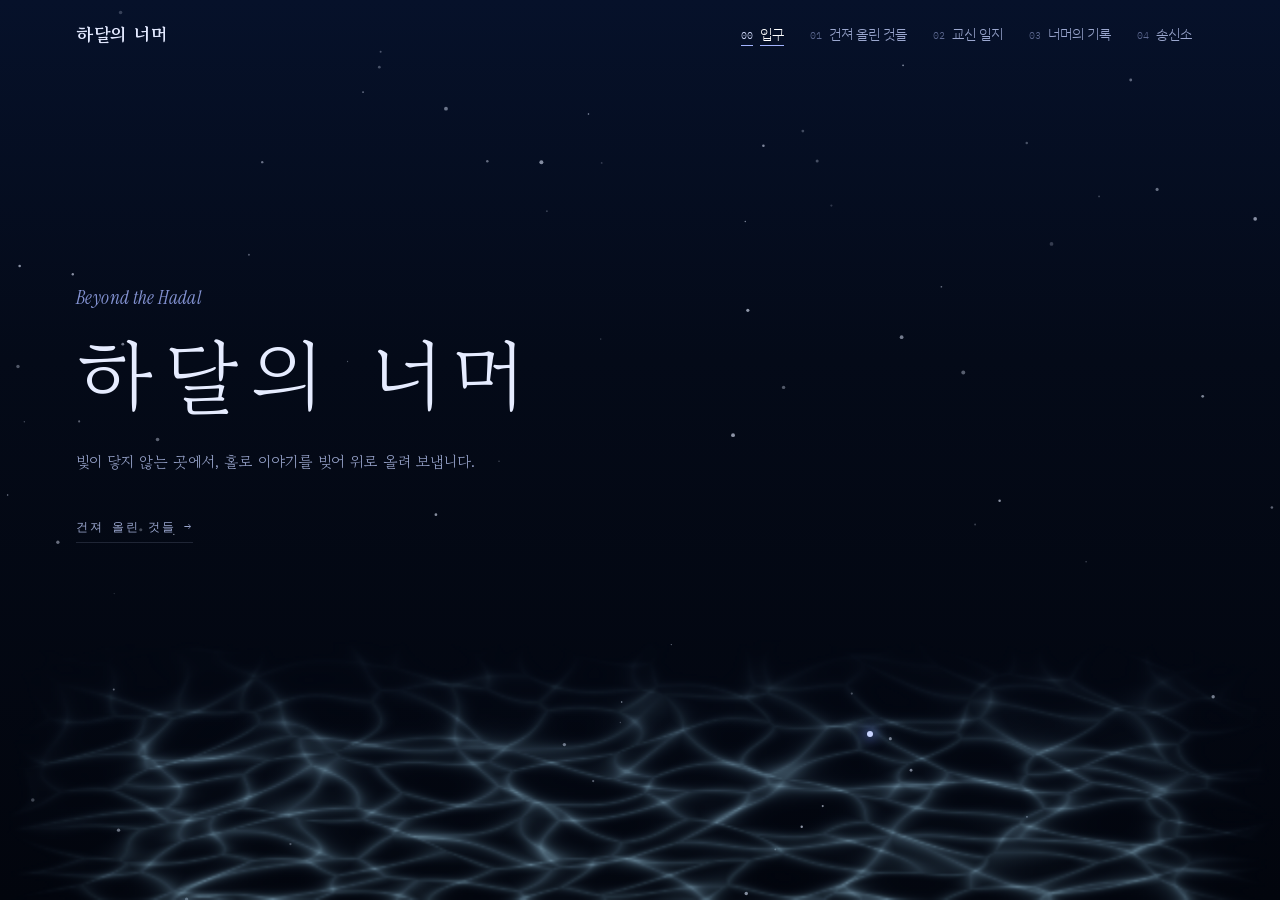
<file: index.html>
<!DOCTYPE html>
<html lang="ko">
<head>
<meta charset="utf-8">
<meta name="viewport" content="width=device-width, initial-scale=1">
<title>하달의 너머</title>
<meta name="description" content="하달 너머에서 건져 올려 빚은 이야기를, 신호에 실어 지상으로 보내는 곳.">
<meta property="og:title" content="하달의 너머">
<meta property="og:description" content="하달 너머에서 건져 올려 빚은 이야기를, 신호에 실어 지상으로 보내는 곳.">
<meta property="og:type" content="website">
<meta property="og:url" content="https://beyond-the-hadal.pages.dev/">
<meta property="og:site_name" content="하달의 너머">
<meta property="og:image" content="https://beyond-the-hadal.pages.dev/images/og.jpg">
<meta property="og:image:width" content="1200">
<meta property="og:image:height" content="630">
<meta property="og:image:alt" content="깊은 바다 속, 빛나는 틈을 향해 손을 뻗는 해파리 모자의 존재">
<meta name="twitter:card" content="summary_large_image">
<meta name="twitter:title" content="하달의 너머">
<meta name="twitter:description" content="하달 너머에서 건져 올려 빚은 이야기를, 신호에 실어 지상으로 보내는 곳.">
<meta name="twitter:image" content="https://beyond-the-hadal.pages.dev/images/og.jpg">
<meta name="theme-color" content="#040A18">
<link rel="icon" href="data:image/svg+xml,%3Csvg xmlns='http://www.w3.org/2000/svg' viewBox='0 0 64 64'%3E%3Crect width='64' height='64' fill='%23040A18'/%3E%3Ccircle cx='32' cy='32' r='22' fill='none' stroke='%234865FF' stroke-width='2'/%3E%3Ccircle cx='32' cy='32' r='12' fill='none' stroke='%234865FF' stroke-width='2' stroke-dasharray='3 3'/%3E%3Ccircle cx='32' cy='32' r='4' fill='%234865FF'/%3E%3C/svg%3E">
<link rel="preconnect" href="https://fonts.googleapis.com">
<link rel="preconnect" href="https://fonts.gstatic.com" crossorigin>
<link rel="stylesheet" href="https://fonts.googleapis.com/css2?family=Gowun+Batang:wght@400;700&family=Instrument+Serif:ital@0;1&family=IBM+Plex+Mono:wght@400;500&family=IBM+Plex+Sans+KR:wght@300;400;500&display=swap">
<link rel="stylesheet" href="assets/style.css">
</head>
<body class="booting">

<canvas id="drift" aria-hidden="true"></canvas>

<header class="top">
  <div class="frame top-in">
    <a class="logo" href="#/">
      <b>하달의 너머</b>
    </a>
    <nav class="nav" id="nav" aria-label="채널"></nav>
  </div>
</header>

<main id="view" tabindex="-1"></main>

<footer class="foot" id="foot">
  <div class="frame foot-in">
    <div class="foot-l">
      <b>하달의 너머</b>
      <span id="footLine"></span>
    </div>
    <div class="foot-r" id="footLinks"></div>
  </div>
</footer>

<script src="assets/app.js" defer></script>
</body>
</html>
</file>
<file: assets/style.css>
/* =========================================================
   하달의 너머 — 송신 문서
   지상에서 받아 본 하달의 송신 문서. 종이 위에는 파란 잉크의 선과 기호,
   맨 아래에는 늘 바다가 일렁인다.
   ========================================================= */
:root{
  --paper:#040A18;      /* 바탕: 심해 */
  --paper-2:#0A1430;    /* 한 층 밝은 판 */
  --grid:rgba(90,125,255,.06);
  --ink:#E3E9FF;
  --ink-2:#9BA7CF;
  --ink-3:#5E6A92;
  --line:rgba(206,218,255,.62);
  --line-2:rgba(206,218,255,.14);
  --blue:#4865FF;
  --blue-d:#1C32C4;
  --blue-l:#A3B4FF;
  --kr-serif:"Gowun Batang","Nanum Myeongjo",Batang,serif;
  --en-serif:"Instrument Serif","Times New Roman",serif;
  --mono:"IBM Plex Mono",ui-monospace,Consolas,monospace;
  --sans:"IBM Plex Sans KR","Apple SD Gothic Neo","Malgun Gothic",sans-serif;
  --gut:clamp(18px,4.4vw,56px);
}
*{box-sizing:border-box}
[hidden]{display:none!important}
html{-webkit-text-size-adjust:100%;background:#040A18;color-scheme:dark}
body{
  margin:0;min-height:100vh;display:flex;flex-direction:column;color:var(--ink);
  font-family:var(--sans);font-weight:300;font-size:15px;line-height:1.8;-webkit-font-smoothing:antialiased;
  background:
    linear-gradient(var(--grid) 1px,transparent 1px) 0 0/28px 28px,
    linear-gradient(90deg,var(--grid) 1px,transparent 1px) 0 0/28px 28px,
    radial-gradient(80% 50% at 50% -10%,rgba(60,90,220,.28),transparent 70%),
    linear-gradient(180deg,#071433 0%,#040A18 45%,#02050D 100%);
  background-attachment:fixed;
}
a{color:inherit}
img{display:block;max-width:100%}
::selection{background:var(--blue);color:#fff}
:focus-visible{outline:1px dashed var(--blue);outline-offset:4px}
main{flex:1 0 auto;outline:none;position:relative;z-index:2}
main:focus,main:focus-visible{outline:none}
.frame{width:100%;max-width:1240px;margin:0 auto;padding:0 var(--gut)}
#drift{position:fixed;inset:0;z-index:1;pointer-events:none}
.still .sea{z-index:0}

/* 작은 활자 */
.mono{font-family:var(--mono)}
.tiny{font-family:var(--mono);font-size:.68rem;letter-spacing:.04em;color:var(--ink-3)}
.br::before{content:"( "}.br::after{content:" )"}
.sq::before{content:"[ "}.sq::after{content:" ]"}
.blue{color:var(--blue)}

/* 십자 맞춤표 */
.cross{position:absolute;width:22px;height:22px;pointer-events:none}
.cross::before,.cross::after{content:"";position:absolute;background:var(--ink)}
.cross::before{left:50%;top:0;bottom:0;width:1px}
.cross::after{top:50%;left:0;right:0;height:1px}
.cross i{position:absolute;inset:5px;border:1px solid var(--ink);border-radius:50%}

/* 네모난 단추 — 상자가 필요할 때만 */
.cmd{
  display:inline-flex;align-items:center;gap:12px;text-decoration:none;cursor:var(--cp,pointer);
  font-family:var(--mono);font-size:.8rem;letter-spacing:.06em;padding:10px 16px;
  background:var(--blue);color:#fff;border:1px solid var(--blue);transition:background .2s,color .2s;
}
.cmd::after{content:"→"}
.cmd:hover{background:var(--ink);border-color:var(--ink)}
.cmd.line{background:transparent;color:var(--ink);border-color:var(--ink)}
.cmd.line:hover{background:var(--ink);color:var(--paper)}
.cmd.white{background:#fff;color:var(--blue-d);border-color:#fff}
.cmd.white:hover{background:transparent;color:#fff}

/* ---------- 머리 ---------- */
.top{position:relative;z-index:5;border-bottom:1px solid var(--line)}
.top::after{content:"";position:absolute;left:0;bottom:-5px;width:120px;height:4px;background:var(--blue)}
.top-in{display:flex;align-items:center;gap:20px 40px;flex-wrap:wrap;padding-top:16px;padding-bottom:14px}
.logo{display:flex;align-items:baseline;gap:12px;text-decoration:none}
.logo b{font-family:var(--kr-serif);font-weight:700;font-size:1.12rem;letter-spacing:.04em}
.logo span{font-family:var(--en-serif);font-style:italic;font-size:1rem;color:var(--blue)}
.nav{display:flex;flex-wrap:wrap;gap:2px;margin-left:auto}
.nav a{
  display:inline-flex;align-items:baseline;gap:7px;padding:5px 11px;text-decoration:none;
  font-size:.86rem;color:var(--ink-2);border:1px solid transparent;transition:color .2s,border-color .2s;
}
.nav a em{font-style:normal;font-family:var(--mono);font-size:.64rem;color:var(--ink-3)}
.nav a:hover{color:var(--ink);border-color:var(--line-2)}
.nav a.on{background:var(--blue);color:#fff;border-color:var(--blue)}
.nav a.on em{color:#D6DEFF}
.sig{display:flex;align-items:center;gap:3px;font-family:var(--mono);font-size:.62rem;color:var(--ink-3)}
.sig span{margin-right:5px}
.sig i{width:4px;height:11px;border:1px solid var(--ink-3)}
.sig i.on{background:var(--blue);border-color:var(--blue)}

/* ---------- 입구: 심해 · 고독 · 고요 ---------- */
body.is-home{overflow:hidden;height:100vh;height:100dvh;background:linear-gradient(180deg,#06112A 0%,#040A18 40%,#02050D 100%)}
body.is-home .foot{display:none}
body.is-home .top{border-bottom-color:transparent}
body.is-home .top::after{display:none}
body.is-home .nav a.on{background:transparent;border-color:transparent;color:#fff;text-decoration:underline;text-underline-offset:6px;text-decoration-color:var(--blue-l)}
body.is-home main{display:flex;flex-direction:column;flex:1 1 auto;min-height:0}
.still{position:relative;flex:1 1 auto;min-height:0;overflow:hidden}
.still .sea{position:absolute;left:0;right:0;bottom:0;width:100%;display:block}
/* 홀로 있는 신호 하나 */
.lone{position:absolute;left:68%;top:80%;width:0;height:0;z-index:2}
.lone b{position:absolute;left:-3px;top:-3px;width:6px;height:6px;border-radius:50%;background:#C9D4FF;box-shadow:0 0 12px 3px rgba(120,150,255,.55);animation:breath 6s ease-in-out infinite}
.lone i{position:absolute;left:-160px;top:-160px;width:320px;height:320px;border-radius:50%;border:1px solid rgba(160,180,255,.5);opacity:0;animation:lone 8s cubic-bezier(.15,.5,.3,1) infinite}
.lone i+i{animation-delay:4s}
@keyframes lone{0%{transform:scale(.02);opacity:.7}100%{transform:scale(1);opacity:0}}
@keyframes breath{0%,100%{opacity:.55}50%{opacity:1}}

.still-in{position:relative;z-index:3;height:100%;display:flex;flex-direction:column;justify-content:center;padding-bottom:16vh}
.still-en{margin:0 0 14px;font-family:var(--en-serif);font-style:italic;font-size:clamp(1rem,1.5vw,1.25rem);color:var(--blue-l);opacity:.8;letter-spacing:.02em}
.still h1{margin:0;font-family:var(--kr-serif);font-weight:400;font-size:clamp(2.6rem,6.4vw,5.4rem);line-height:1.1;letter-spacing:.14em;color:#E6ECFF;
  animation:emerge 3.2s cubic-bezier(.2,.7,.2,1) both}
@keyframes emerge{from{opacity:0;letter-spacing:.3em}to{opacity:1;letter-spacing:.14em}}
.still-line{margin:26px 0 0;max-width:30em;font-family:var(--kr-serif);font-weight:400;font-size:clamp(.9rem,1.2vw,1rem);line-height:2;color:var(--ink-2);animation:fadein 3s ease 1.2s both}
.still-go{align-self:flex-start;margin-top:40px;font-family:var(--mono);font-size:.74rem;letter-spacing:.14em;color:var(--ink-2);text-decoration:none;padding-bottom:4px;border-bottom:1px solid var(--line-2);transition:color .3s,border-color .3s;animation:fadein 3s ease 2s both}
.still-go::after{content:"  →"}
.still-go:hover{color:#fff;border-bottom-color:var(--blue-l)}
@keyframes fadein{from{opacity:0}to{opacity:1}}
@media (max-width:720px){
  .lone{left:74%;top:82%}
  .still-in{padding-bottom:24vh}
}

/* ---------- 홈 아래 ---------- */
.sec{padding:74px 0 0}
.sec-h{display:grid;grid-template-columns:auto 1fr auto;align-items:end;gap:18px;padding-bottom:12px;border-bottom:1px solid var(--line)}
.sec-h .no{font-family:var(--mono);font-size:.7rem;color:var(--blue)}
.sec-h h2{margin:0;font-family:var(--kr-serif);font-weight:500;font-size:clamp(1.5rem,3vw,2.1rem);line-height:1.1}
.sec-h h2 i{font-family:var(--en-serif);font-weight:400;color:var(--blue);margin-left:10px;font-size:.82em}
.sec-h .tiny{justify-self:end}

.tracks{list-style:none;margin:0;padding:0;display:grid;grid-template-columns:1fr 1fr;column-gap:0}
.tracks li{border-bottom:1px solid var(--line-2)}
.tracks li:nth-child(odd){border-right:1px solid var(--line-2)}
.tracks a{display:grid;grid-template-columns:auto 1fr auto;gap:14px;align-items:baseline;padding:16px 18px;text-decoration:none;position:relative;transition:background .2s,color .2s}
.tracks li:nth-child(odd) a{padding-left:0}
.tracks .k{font-family:var(--mono);font-size:.72rem;color:var(--blue)}
.tracks b{font-family:var(--kr-serif);font-weight:500;font-size:1.08rem;white-space:nowrap;overflow:hidden;text-overflow:ellipsis}
.tracks b small{font-family:var(--sans);font-weight:300;font-size:.78rem;color:var(--ink-3);margin-left:10px}
.tracks .dt{font-family:var(--mono);font-size:.7rem;color:var(--ink-3)}
.tracks a:hover b{color:var(--blue)}
.tracks a:hover .dt{color:var(--ink)}
.more{display:flex;justify-content:flex-end;padding-top:16px}

.chs{display:grid;grid-template-columns:repeat(4,1fr);border-left:1px solid var(--line)}
.chs a{border-right:1px solid var(--line);border-bottom:1px solid var(--line);padding:18px 18px 22px;text-decoration:none;display:flex;flex-direction:column;gap:6px;min-height:200px;position:relative;transition:background .25s,color .25s}
.chs a .n{font-family:var(--en-serif);font-size:3.4rem;line-height:1;color:var(--blue)}
.chs a b{font-family:var(--kr-serif);font-weight:500;font-size:1.15rem;margin-top:auto}
.chs a span{font-size:.82rem;color:var(--ink-2);line-height:1.7}
.chs a::after{content:"→";position:absolute;right:16px;top:18px;font-family:var(--mono);font-size:.8rem;color:var(--ink-3);transition:transform .25s,color .25s}
.chs a:hover{background:var(--blue);color:#fff}
.chs a:hover .n{color:#fff}
.chs a:hover span{color:#DCE3FF}
.chs a:hover::after{color:#fff;transform:translateX(4px)}
.home-end{height:110px}

/* ---------- 건져 올린 것들 ---------- */
.phead{position:relative;padding:54px 0 26px;display:grid;grid-template-columns:auto minmax(0,1fr) minmax(0,340px);gap:10px 30px;align-items:end;border-bottom:1px solid var(--line)}
.phead .big{font-family:var(--en-serif);font-size:clamp(5rem,12vw,9rem);line-height:.8;color:var(--blue)}
.phead h1{margin:0;font-family:var(--kr-serif);font-weight:700;font-size:clamp(2.2rem,5.4vw,4rem);line-height:1.05;letter-spacing:-.01em}
.phead h1 i{display:block;font-family:var(--en-serif);font-weight:400;font-size:.46em;color:var(--blue);margin-top:8px}
.phead p{margin:0;font-size:.88rem;line-height:1.95;color:var(--ink-2)}
.phead .tiny{position:absolute;right:0;top:22px}

.tune{display:flex;flex-wrap:wrap;align-items:center;gap:12px 26px;padding:16px 0;border-bottom:1px solid var(--line-2)}
.tune label{display:flex;align-items:baseline;gap:10px;flex:1 1 240px;font-family:var(--mono);font-size:.74rem;color:var(--ink-3)}
.tune input{flex:1;min-width:0;background:transparent;border:0;border-bottom:1px solid var(--line);padding:4px 2px;font:inherit;font-family:var(--sans);font-size:.9rem;color:var(--ink);outline:none}
.tune input:focus{border-bottom-color:var(--blue)}
.tune input::placeholder{color:var(--ink-3)}
.freq{display:flex;flex-wrap:wrap;gap:4px 6px}
.freq button{cursor:var(--cp,pointer);background:none;border:1px solid transparent;padding:3px 8px;font:inherit;font-family:var(--mono);font-size:.74rem;color:var(--ink-2)}
.freq button:hover{border-color:var(--line-2);color:var(--ink)}
.freq button.on{background:var(--blue);color:#fff}

.specimens{display:grid;grid-template-columns:repeat(auto-fill,minmax(250px,1fr));gap:34px 28px;padding:34px 0 110px}
.spec{text-decoration:none;display:flex;flex-direction:column;position:relative}
.spec .meta{display:flex;justify-content:space-between;align-items:center;padding:0 0 6px;font-family:var(--mono);font-size:.66rem;color:var(--ink-3)}
.spec .meta .st{color:var(--ink-2)}
.spec .meta .st.open{color:var(--blue)}
.spec .meta .st.hold{text-decoration:line-through}
.spec .pic{position:relative;aspect-ratio:4/5;border:1px solid var(--line);background:var(--blue);overflow:hidden}
.spec .pic img{width:100%;height:100%;object-fit:cover;filter:grayscale(1) contrast(1.15);mix-blend-mode:screen;transition:filter .5s,mix-blend-mode .5s}
.spec:hover .pic img{filter:none;mix-blend-mode:normal}
.nosig{
  position:absolute;inset:0;display:flex;align-items:flex-end;justify-content:space-between;padding:10px;
  background:radial-gradient(rgba(110,140,255,.3) 1px,transparent 1.5px) 0 0/8px 8px,var(--paper-2);
  color:var(--blue-l);font-family:var(--mono);font-size:.62rem;letter-spacing:.1em;
}
.nosig::before{
  content:"";position:absolute;left:50%;top:45%;width:52%;aspect-ratio:1;transform:translate(-50%,-50%);border-radius:50%;
  border:1px solid var(--blue);background:var(--paper-2);
  box-shadow:0 0 0 10px var(--paper-2),0 0 0 11px rgba(110,140,255,.45);
}
.nosig::after{content:"✦";position:absolute;left:50%;top:45%;transform:translate(-50%,-52%);font-size:1.4rem;color:var(--blue-l);font-family:var(--sans)}
.spec .pic:has(.nosig){background:var(--paper-2)}
.spec .flag{position:absolute;top:0;right:0;z-index:2;background:var(--blue);color:#fff;font-family:var(--mono);font-size:.62rem;padding:3px 7px}
.spec .flag.ex{left:0;right:auto;background:var(--paper);color:var(--ink);border-right:1px solid var(--line);border-bottom:1px solid var(--line)}
.spec h3{margin:14px 0 0;font-family:var(--kr-serif);font-weight:500;font-size:1.3rem;line-height:1.35;display:flex;align-items:baseline;gap:10px}
.spec h3::after{content:"";flex:1;height:1px;background:var(--line-2);transform-origin:left;transition:background .3s}
.spec:hover h3{color:var(--blue)}
.spec:hover h3::after{background:var(--blue)}
.spec p{margin:6px 0 0;font-size:.84rem;color:var(--ink-2);line-height:1.75}
.spec .tags{margin-top:8px;font-family:var(--mono);font-size:.66rem;color:var(--ink-3)}
.empty{padding:60px 0;font-family:var(--mono);font-size:.84rem;color:var(--ink-3)}
.notyet{padding:110px 0 150px;font-family:var(--mono);color:var(--ink-2);line-height:2.2}

/* ---------- 바닥 (바다) ---------- */
.foot{position:relative;z-index:2;margin-top:auto;color:var(--ink);border-top:1px solid var(--line-2)}
.foot-in{position:relative;z-index:2;display:flex;justify-content:space-between;align-items:center;gap:12px 40px;flex-wrap:wrap;padding-top:22px;padding-bottom:26px}
.foot-l b{font-family:var(--kr-serif);font-weight:700;font-size:.95rem;margin-right:12px}
.foot-l span{font-family:var(--mono);font-size:.68rem;color:var(--ink-3)}
.foot-r{display:flex;gap:10px;flex-wrap:wrap}
.foot-r a{font-family:var(--mono);font-size:.72rem;color:var(--ink-2);text-decoration:none;border-bottom:1px solid var(--line-2)}
.foot-r a:hover{color:#fff;border-bottom-color:var(--blue-l)}

/* ---------- 좁은 화면 ---------- */

/* =========================================================
   작품 · 인물
   ========================================================= */
.back{display:inline-block;margin-top:26px;font-family:var(--mono);font-size:.72rem;color:var(--ink-3);text-decoration:none;border-bottom:1px solid var(--line-2)}
.back:hover{color:var(--blue-l);border-bottom-color:var(--blue-l)}

/* 작품 머리 */
.whead{display:grid;grid-template-columns:minmax(0,1fr) 300px;gap:30px 50px;padding:30px 0 40px;border-bottom:1px solid var(--line)}
.whead .code{font-family:var(--mono);font-size:.72rem;color:var(--blue-l)}
.whead h1{margin:10px 0 0;font-family:var(--kr-serif);font-weight:700;font-size:clamp(2.4rem,6vw,4.6rem);line-height:1.05}
.whead .sub{margin:16px 0 0;max-width:36em;color:var(--ink-2);font-size:.95rem;line-height:1.9}
.whead .acts{display:flex;flex-wrap:wrap;gap:10px;margin-top:24px}
.whead .side{border-left:1px solid var(--line-2);padding-left:22px;font-family:var(--mono);font-size:.74rem;display:grid;align-content:start;gap:0}
.whead .side div{display:grid;grid-template-columns:80px 1fr;padding:7px 0;border-bottom:1px solid var(--line-2)}
.whead .side dt{color:var(--ink-3)}
.whead .side dd{margin:0;color:var(--ink);font-family:var(--sans)}

.roster{display:grid;grid-template-columns:repeat(auto-fill,minmax(190px,1fr));gap:0;border-left:1px solid var(--line-2);margin:0 0 20px}
.roster a{position:relative;display:block;aspect-ratio:3/4.4;border-right:1px solid var(--line-2);border-bottom:1px solid var(--line-2);overflow:hidden;text-decoration:none;background:var(--paper-2)}
.roster img{width:100%;height:100%;object-fit:cover;object-position:top;filter:grayscale(1) brightness(.75);transition:filter .5s,transform 1.2s cubic-bezier(.2,.7,.2,1)}
.roster a:hover img{filter:none;transform:scale(1.04)}
.roster .info{position:absolute;left:0;right:0;bottom:0;padding:40px 14px 14px;background:linear-gradient(180deg,transparent,rgba(4,10,24,.95))}
.roster .info em{display:block;font-style:normal;font-family:var(--mono);font-size:.64rem;color:var(--blue-l)}
.roster .info b{display:block;font-family:var(--kr-serif);font-weight:700;font-size:1.25rem;color:#fff}
.roster .info span{display:block;font-size:.76rem;color:var(--ink-2);line-height:1.6}
.roster a::after{content:"";position:absolute;left:0;top:0;width:0;height:3px;background:var(--blue);transition:width .4s}
.roster a:hover::after{width:100%}
.roster .ph{position:absolute;inset:0;background:radial-gradient(rgba(110,140,255,.22) 1px,transparent 1.5px) 0 0/8px 8px}
.roster .ph::before{content:"";position:absolute;left:50%;top:38%;width:44%;aspect-ratio:1/1.25;transform:translate(-50%,-50%);
  border:1px solid rgba(163,180,255,.45);border-radius:50% 50% 0 0;border-bottom:0}
.ws{padding:56px 0 0}
.prose{max-width:44em;color:#C9D2F0;font-size:.95rem;line-height:2}
.prose p{margin:0 0 1em}.prose p:last-child{margin:0}
.prose strong{color:#fff;font-weight:500}
.prose em{color:var(--blue-l)}
.prose blockquote{margin:0 0 1em;padding:4px 0 4px 18px;border-left:2px solid var(--blue);color:var(--ink-2);font-family:var(--kr-serif)}
.prose h4{margin:1.6em 0 .5em;font-family:var(--kr-serif);font-weight:700;font-size:1.08rem;color:#fff}
.prose ul{margin:0 0 1em;padding-left:1.1em}
.prose a{color:var(--blue-l)}
.opening{margin:0;padding:18px 22px;border:1px solid var(--line-2);border-left:3px solid var(--blue);background:rgba(10,20,48,.6);font-family:var(--kr-serif);font-size:1.02rem;line-height:2;color:#DCE3FF;max-width:46em}

/* ---------- 인물: 한 화면 + 탭 ---------- */
body.is-char{overflow:hidden;height:100vh;height:100dvh}
body.is-char main{display:flex;flex-direction:column;flex:1 1 auto;min-height:0}
body.is-char .foot{display:none}
.char{position:relative;flex:1 1 auto;min-height:0;overflow:hidden}
.char .ghost{
  position:absolute;left:-1vw;top:1vh;z-index:0;margin:0;white-space:nowrap;pointer-events:none;
  font-family:var(--en-serif);font-size:clamp(6rem,17vw,15rem);line-height:.9;color:transparent;
  -webkit-text-stroke:1px rgba(110,140,255,.2);
  animation:ghostIn 1.6s cubic-bezier(.2,.7,.2,1) both;
}
@keyframes ghostIn{from{opacity:0;transform:translateX(-60px)}to{opacity:1;transform:none}}
.char-in{position:relative;z-index:2;height:100%;display:grid;grid-template-columns:minmax(0,1.15fr) minmax(0,1fr)}

.art{position:relative;min-height:0;display:flex;align-items:flex-end;justify-content:center;overflow:hidden}
.art img{
  position:relative;z-index:2;height:100%;max-height:100%;width:100%;object-fit:contain;object-position:bottom center;
  -webkit-mask-image:linear-gradient(180deg,#000 74%,transparent 100%);mask-image:linear-gradient(180deg,#000 74%,transparent 100%);
  animation:artIn 1.4s cubic-bezier(.2,.7,.2,1) .15s both;
}
@keyframes artIn{from{opacity:0;transform:translateY(40px);filter:blur(10px)}to{opacity:1;transform:none;filter:blur(0)}}
.art .rings{position:absolute;left:50%;top:50%;width:min(600px,88%);aspect-ratio:1;transform:translate(-50%,-50%);z-index:1;pointer-events:none;animation:fadein 2s ease both}
.art .rings circle{fill:none;stroke:rgba(163,180,255,.2);stroke-width:.3}
.art .rings circle.d{stroke-dasharray:1 3;stroke:rgba(72,101,255,.55);transform-origin:50% 50%;animation:spin 60s linear infinite}
@keyframes spin{to{transform:rotate(360deg)}}
.art .noportrait{
  position:relative;z-index:2;width:min(360px,72%);aspect-ratio:3/4;margin-bottom:8%;
  border:1px solid var(--line-2);background:radial-gradient(rgba(110,140,255,.18) 1px,transparent 1.5px) 0 0/8px 8px,rgba(10,20,48,.55);
  display:flex;align-items:flex-end;justify-content:space-between;padding:12px;font-family:var(--mono);font-size:.66rem;color:var(--blue-l);
  animation:artIn 1.4s cubic-bezier(.2,.7,.2,1) .15s both;
}
.art .noportrait::before{content:"";position:absolute;left:50%;top:44%;width:46%;aspect-ratio:1/1.3;transform:translate(-50%,-50%);border:1px solid rgba(163,180,255,.5);border-radius:50% 50% 0 0;border-bottom:0}
.art .noportrait::after{content:"";position:absolute;left:50%;top:22%;width:20%;aspect-ratio:1;transform:translateX(-50%);border:1px solid rgba(163,180,255,.5);border-radius:50%}

.idx{position:absolute;left:var(--gut);bottom:16%;z-index:3;font-family:var(--en-serif);line-height:1;animation:rise 1s cubic-bezier(.2,.7,.2,1) .5s both}
.idx::before{content:"";display:block;width:56px;height:2px;background:var(--ink);margin-bottom:12px;transform-origin:left;animation:draw .9s cubic-bezier(.2,.7,.2,1) .7s both}
.idx b{font-weight:400;font-size:clamp(2.6rem,4.4vw,3.8rem);color:var(--ink)}
.idx b::after{content:"/";color:var(--blue)}
.idx sup{font-family:var(--mono);font-size:.78rem;color:var(--ink-3);vertical-align:2.2em;margin-left:4px}
@keyframes rise{from{opacity:0;transform:translateY(16px)}to{opacity:1;transform:none}}
@keyframes draw{from{transform:scaleX(0)}to{transform:scaleX(1)}}

.card-info{position:relative;min-height:0;padding:clamp(28px,6vh,64px) var(--gut) 24px 0;display:flex;flex-direction:column;gap:14px;max-width:540px}
.card-info>*{animation:rise .9s cubic-bezier(.2,.7,.2,1) both}
.card-info>*:nth-child(1){animation-delay:.25s}.card-info>*:nth-child(2){animation-delay:.35s}.card-info>*:nth-child(3){animation-delay:.45s}
.card-info>*:nth-child(4){animation-delay:.55s}.card-info>*:nth-child(5){animation-delay:.62s}.card-info>*:nth-child(6){animation-delay:.7s}.card-info>*:nth-child(7){animation-delay:.78s}
.card-info .from{display:flex;align-items:center;gap:10px;font-family:var(--mono);font-size:.7rem;color:var(--ink-3)}
.card-info .from i{display:inline-flex;gap:3px}
.card-info .from i::before,.card-info .from i::after,.card-info .from i span{content:"";width:5px;height:5px;background:var(--ink);display:block}
.card-info .from a{color:var(--blue-l);text-decoration:none;border-bottom:1px solid var(--line-2)}
.card-info h1{margin:0;font-family:var(--kr-serif);font-weight:700;font-size:clamp(2.4rem,4.8vw,4rem);line-height:1.05;color:#fff}
.card-info h1 small{display:block;margin-top:8px;font-family:var(--mono);font-weight:500;font-size:.76rem;letter-spacing:.24em;color:var(--blue-l)}
.card-info .role{margin:0;color:var(--ink-2);font-size:.92rem;line-height:1.8}
.ticks{height:12px;transform-origin:left;background:
  repeating-linear-gradient(90deg,var(--ink-3) 0 1px,transparent 1px 8px) 0 100%/100% 5px no-repeat,
  repeating-linear-gradient(90deg,var(--ink-2) 0 1px,transparent 1px 40px) 0 100%/100% 12px no-repeat;opacity:.7}
.card-info>.ticks{animation:draw 1.1s cubic-bezier(.2,.7,.2,1) .5s both}
.card-info .acts{display:flex;flex-wrap:wrap;gap:8px}
.cmd.play::before{content:"▶";font-size:.7em}
.cmd.play::after{content:none}

/* 탭 */
.tabs{position:relative;display:flex;gap:2px;border-bottom:1px solid var(--line-2);margin-top:4px;flex:none}
.tabs button{white-space:nowrap}
.tabs button{
  position:relative;cursor:var(--cp,pointer);background:none;border:0;padding:8px 12px 9px;font-family:var(--mono);font-size:.72rem;letter-spacing:.08em;color:var(--ink-3);
  transition:color .25s;
}
.tabs button:first-child{padding-left:0}
.tabs button:hover{color:var(--ink)}
.tabs button.on{color:#fff}
.tabs button.on::before{content:"[ "}.tabs button.on::after{content:" ]"}
.tabs .bar{position:absolute;bottom:-1px;left:0;height:2px;width:0;background:var(--blue);transition:left .45s cubic-bezier(.2,.7,.2,1),width .45s cubic-bezier(.2,.7,.2,1)}
.panel-box{position:relative;flex:1 1 auto;min-height:0;overflow:hidden}
.pane{position:absolute;inset:0;overflow:auto;scrollbar-width:thin;scrollbar-color:var(--line-2) transparent;padding:14px 4px 6px 0;
  opacity:0;transform:translateY(10px);pointer-events:none;transition:opacity .45s ease,transform .5s cubic-bezier(.2,.7,.2,1)}
.pane.on{opacity:1;transform:none;pointer-events:auto}
.pane.out{opacity:0;transform:translateY(-8px)}

.hud{margin:0;border-top:1px solid var(--line-2)}
.hud div{display:grid;grid-template-columns:110px 1fr;border-bottom:1px solid var(--line-2)}
.pane.on .hud div{animation:rise .6s cubic-bezier(.2,.7,.2,1) both}
.pane.on .hud div:nth-child(2){animation-delay:.05s}.pane.on .hud div:nth-child(3){animation-delay:.1s}.pane.on .hud div:nth-child(4){animation-delay:.15s}.pane.on .hud div:nth-child(n+5){animation-delay:.2s}
.hud dt{padding:8px 0;font-family:var(--mono);font-size:.7rem;color:var(--ink-3)}
.hud dt::before{content:"[ "}.hud dt::after{content:" ]"}
.hud dd{margin:0;padding:8px 0;font-size:.9rem;color:var(--ink)}
.tmi{list-style:none;margin:0;padding:0;border-top:1px solid var(--line-2)}
.tmi li{display:grid;grid-template-columns:40px 1fr;padding:10px 0;border-bottom:1px solid var(--line-2);font-size:.88rem;color:#C9D2F0;line-height:1.8}
.pane.on .tmi li{animation:rise .6s cubic-bezier(.2,.7,.2,1) both}
.pane.on .tmi li:nth-child(2){animation-delay:.06s}.pane.on .tmi li:nth-child(3){animation-delay:.12s}.pane.on .tmi li:nth-child(n+4){animation-delay:.18s}
.tmi li em{font-style:normal;font-family:var(--mono);font-size:.7rem;color:var(--blue-l);padding-top:3px}
.gal{display:grid;grid-template-columns:1fr 1fr;gap:8px}
.gal button{position:relative;padding:0;border:1px solid var(--line-2);background:var(--paper-2);aspect-ratio:16/10;cursor:zoom-in;overflow:hidden}
.pane.on .gal button{animation:rise .6s cubic-bezier(.2,.7,.2,1) both}
.pane.on .gal button:nth-child(2){animation-delay:.06s}.pane.on .gal button:nth-child(3){animation-delay:.12s}.pane.on .gal button:nth-child(4){animation-delay:.18s}
.gal button img{width:100%;height:100%;object-fit:cover;filter:grayscale(1) brightness(.8);transition:filter .4s,transform .8s cubic-bezier(.2,.7,.2,1)}
.gal button:hover img{filter:none;transform:scale(1.04)}
.gal button.blank{cursor:default;background:radial-gradient(rgba(110,140,255,.18) 1px,transparent 1.5px) 0 0/7px 7px,var(--paper-2)}
.gal button.blank::after{content:attr(data-w);position:absolute;left:8px;bottom:6px;font-family:var(--mono);font-size:.6rem;color:var(--ink-3)}
.gal .secret{position:absolute;left:0;top:0;background:var(--blue);color:#fff;font-family:var(--mono);font-size:.58rem;padding:2px 6px}

.stepper{position:absolute;left:var(--gut);bottom:22px;z-index:3;display:flex;gap:18px;font-family:var(--mono);font-size:.74rem;animation:fadein 1s ease .9s both}
.stepper a{color:var(--ink-2);text-decoration:none;border-bottom:1px solid var(--line-2)}
.stepper a:hover{color:var(--blue-l);border-bottom-color:var(--blue-l)}
.stepper span{color:var(--ink-3)}
@keyframes fadein{from{opacity:0}to{opacity:1}}

.lb{position:fixed;inset:0;z-index:80;display:flex;flex-direction:column;align-items:center;justify-content:center;gap:14px;background:rgba(2,5,13,.94);padding:30px}
.lb img{max-width:min(1100px,92vw);max-height:78vh;object-fit:contain;border:1px solid var(--line-2)}
.lb p{margin:0;color:var(--ink-2);font-size:.86rem}
.lb button{cursor:var(--cp,pointer);background:none;border:1px solid var(--line-2);color:var(--ink-2);font-family:var(--mono);font-size:.7rem;padding:5px 12px}
.lb button:hover{color:#fff;border-color:var(--line)}
.lb .x{position:absolute;top:16px;right:18px}
.lb .step{display:flex;gap:12px;align-items:center;font-family:var(--mono);font-size:.7rem;color:var(--ink-3)}

@media (max-width:900px){
  .whead{grid-template-columns:1fr}
  .whead .side{border-left:0;padding-left:0}
  .char-in{grid-template-columns:1fr;grid-template-rows:38% minmax(0,1fr)}
  .art .rings{width:80%}
  .art .noportrait{width:auto;height:84%;margin-bottom:0}
  .idx{bottom:auto;top:calc(38% - 64px);left:var(--gut)}
  .idx b{font-size:2.2rem}
  .idx::before{width:36px;margin-bottom:8px}
  .card-info{padding:14px var(--gut) 52px;max-width:none;gap:10px}
  .card-info h1{font-size:2rem}
  .card-info .role{font-size:.84rem;line-height:1.6}
  .card-info>.ticks{display:none}
  .char .ghost{font-size:30vw}
  .stepper{bottom:0;left:0;right:0;padding:10px var(--gut) 12px;background:linear-gradient(180deg,transparent,#02050D 40%)}
  .card-info{padding-bottom:58px}
  .tabs button{padding:8px 8px 9px;font-size:.66rem;letter-spacing:.04em}
  .tabs button.on::before,.tabs button.on::after{content:none}
}

@media (max-width:1000px){
  .chs{grid-template-columns:1fr 1fr}
  .phead{grid-template-columns:auto minmax(0,1fr)}
  .phead p{grid-column:1/-1}
}
@media (max-width:720px){
  .nav{margin-left:0;width:100%}
  .tracks{grid-template-columns:1fr}
  .tracks li:nth-child(odd){border-right:0}
  .tracks a,.tracks li:nth-child(odd) a{padding-left:0;padding-right:0}
  .chs a{min-height:150px}
  .phead .tiny{display:none}
  .specimens{grid-template-columns:1fr 1fr;gap:24px 14px}
  .spec h3{font-size:1.05rem}
  .spec p{display:none}
}
@media (prefers-reduced-motion:reduce){
  *,*::before,*::after{animation:none!important;transition:none!important}
}

/* ---------- 목록 카드 보조 ---------- */
.spec p.from{margin:4px 0 0;font-family:var(--mono);font-size:.68rem;color:var(--blue-l)}

/* ---------- 페이지 전환 ---------- */
#view{transition:opacity .32s ease,transform .32s cubic-bezier(.4,0,.6,1),filter .32s ease}
#view.out{opacity:0;transform:translateY(-10px);filter:blur(4px)}
#view.out-left{opacity:0;transform:translateX(-36px);filter:blur(4px)}
#view.out-right{opacity:0;transform:translateX(36px);filter:blur(4px)}
#view.in{animation:viewIn .6s cubic-bezier(.2,.7,.2,1) both}
@keyframes viewIn{from{opacity:0;transform:translateY(12px)}to{opacity:1;transform:none}}
/* 이전·다음 인물: 넘기는 쪽에서 들어온다 */
.char.from-right .art img,.char.from-right .art .noportrait{animation-name:artFromRight}
.char.from-left .art img,.char.from-left .art .noportrait{animation-name:artFromLeft}
.char.from-right .ghost{animation-name:ghostFromRight}
@keyframes artFromRight{from{opacity:0;transform:translateX(70px);filter:blur(10px)}to{opacity:1;transform:none;filter:blur(0)}}
@keyframes artFromLeft{from{opacity:0;transform:translateX(-70px);filter:blur(10px)}to{opacity:1;transform:none;filter:blur(0)}}
@keyframes ghostFromRight{from{opacity:0;transform:translateX(60px)}to{opacity:1;transform:none}}
/* 목록 카드도 차례로 떠오른다 */
.specimens .spec{animation:rise .7s cubic-bezier(.2,.7,.2,1) both}
.specimens .spec:nth-child(2){animation-delay:.06s}.specimens .spec:nth-child(3){animation-delay:.12s}
.specimens .spec:nth-child(4){animation-delay:.18s}.specimens .spec:nth-child(n+5){animation-delay:.24s}
@media (prefers-reduced-motion:reduce){#view{transition:none}}

/* ---------- 교신 일지 ---------- */
.logs{list-style:none;margin:0;padding:10px 0 0}
.logs li{display:grid;grid-template-columns:120px minmax(0,1fr) 40px;gap:24px;padding:26px 0;border-bottom:1px solid var(--line-2);animation:rise .7s cubic-bezier(.2,.7,.2,1) both}
.logs time{font-family:var(--mono);font-size:.72rem;color:var(--blue-l);padding-top:6px}
.logs h3{margin:0 0 8px;font-family:var(--kr-serif);font-weight:700;font-size:1.2rem;color:#fff}
.logs .no{font-family:var(--en-serif);font-size:1.4rem;color:var(--ink-3);text-align:right}
.logs li:hover .no{color:var(--blue-l)}

/* ---------- 너머의 기록 ---------- */
.lore{display:grid;grid-template-columns:240px minmax(0,1fr);gap:48px;padding-top:30px;align-items:start}
.lore-list{display:flex;flex-direction:column;border-top:1px solid var(--line-2);position:sticky;top:24px}
.lore-list a{display:grid;grid-template-columns:34px 1fr;gap:8px;padding:12px 0;border-bottom:1px solid var(--line-2);text-decoration:none;color:var(--ink-2);transition:color .25s,padding .3s}
.lore-list a em{font-style:normal;font-family:var(--mono);font-size:.68rem;color:var(--ink-3);padding-top:4px}
.lore-list a small{display:block;font-family:var(--mono);font-size:.6rem;color:var(--ink-3);letter-spacing:.06em}
.lore-list a span{font-family:var(--kr-serif);font-size:.98rem}
.lore-list a:hover{color:#fff;padding-left:6px}
.lore-list a.on{color:#fff}
.lore-list a.on em{color:var(--blue)}
.lore-list a.on em::before{content:"▸ "}
.reader{max-width:46em;animation:rise .7s cubic-bezier(.2,.7,.2,1) both}
.reader h2{margin:8px 0 22px;font-family:var(--kr-serif);font-weight:700;font-size:clamp(1.8rem,3.6vw,2.6rem);line-height:1.2;color:#fff}
.reader .rel{display:flex;flex-wrap:wrap;align-items:center;gap:8px 16px;margin-top:34px;padding-top:16px;border-top:1px solid var(--line-2)}
.reader .rel a{font-size:.86rem;color:var(--blue-l);text-decoration:none;border-bottom:1px solid var(--line-2)}
.reader .rel a:hover{color:#fff;border-bottom-color:var(--blue-l)}
.prose h4{display:flex;align-items:center;gap:10px}
.prose h4::before{content:"";width:14px;height:1px;background:var(--blue)}

/* ---------- 송신소 ---------- */
.station{display:grid;grid-template-columns:minmax(0,1.3fr) minmax(0,1fr);gap:60px;padding-top:40px;align-items:start}
.station .who{position:relative;animation:rise .8s cubic-bezier(.2,.7,.2,1) both}
.station .who h2{margin:10px 0 0;font-family:var(--kr-serif);font-weight:400;font-size:clamp(2.6rem,6vw,4.4rem);letter-spacing:.14em;color:#fff;line-height:1.1}
.station .who .line{margin:14px 0 26px;font-family:var(--en-serif);font-style:italic;font-size:1.1rem;color:var(--blue-l)}
.station .who .prose{max-width:34em}
.lone.small{position:absolute;left:auto;right:12%;top:30px}
.station .side{display:grid;gap:36px;animation:rise .8s cubic-bezier(.2,.7,.2,1) .15s both}
.rules{list-style:none;margin:10px 0 0;padding:0;border-top:1px solid var(--line-2)}
.rules li{display:grid;grid-template-columns:34px 1fr;padding:12px 0;border-bottom:1px solid var(--line-2);font-size:.9rem;color:#C9D2F0;line-height:1.8}
.rules em{font-style:normal;font-family:var(--mono);font-size:.68rem;color:var(--blue-l);padding-top:4px}
.contact{display:grid;margin-top:10px;border-top:1px solid var(--line-2)}
.contact a{display:flex;justify-content:space-between;align-items:center;padding:13px 0;border-bottom:1px solid var(--line-2);text-decoration:none;color:var(--ink);transition:color .25s,padding .3s}
.contact a i{font-style:normal;font-family:var(--mono);color:var(--ink-3);transition:transform .3s,color .3s}
.contact a:hover{color:#fff;padding-left:6px}
.contact a:hover i{color:var(--blue-l);transform:translate(3px,-3px)}

@media (max-width:860px){
  .logs li{grid-template-columns:1fr;gap:6px}
  .logs .no{display:none}
  .lore{grid-template-columns:1fr;gap:24px}
  .lore-list{position:static}
  .station{grid-template-columns:1fr;gap:44px}
  .lone.small{right:8%}
}

/* ---------- 송신소: 관측 화면 ---------- */
@media (min-width:861px){
  body.is-obs{overflow:hidden;height:100vh;height:100dvh}
  body.is-obs main{display:flex;flex-direction:column;flex:1 1 auto;min-height:0}
  body.is-obs .foot{display:none}
}
.obs{flex:1 1 auto;min-height:0;display:grid;grid-template-columns:minmax(0,1.15fr) minmax(0,1fr);gap:56px;padding-top:34px;padding-bottom:34px;align-items:stretch}
.feed{position:relative;min-height:0;height:100%;max-height:calc(100vh - 140px);border:1px solid var(--line-2);background:#030716;overflow:hidden;animation:rise .8s cubic-bezier(.2,.7,.2,1) both}
.screen{position:absolute;inset:0}
.screen img{width:100%;height:100%;object-fit:cover;object-position:50% 30%;display:block}
.nofeed{position:absolute;inset:0;display:grid;place-items:center;font-family:var(--mono);font-size:.74rem;letter-spacing:.3em;color:var(--ink-3);
  background:radial-gradient(rgba(110,140,255,.14) 1px,transparent 1.5px) 0 0/7px 7px}
/* 화면 위 얇은 주사선과 가장자리 어둠 */
.feed::before{content:"";position:absolute;inset:0;z-index:2;pointer-events:none;
  background:repeating-linear-gradient(0deg,rgba(0,0,0,.18) 0 1px,transparent 1px 3px),radial-gradient(120% 90% at 50% 50%,transparent 55%,rgba(2,5,13,.75))}
/* 수신 잡음 — 주파수를 맞출 때 잠깐 일어난다 */
.feed::after{content:"";position:absolute;inset:-50%;z-index:3;pointer-events:none;opacity:0;
  background-image:url("data:image/svg+xml,%3Csvg xmlns='http://www.w3.org/2000/svg' width='180' height='180'%3E%3Cfilter id='n'%3E%3CfeTurbulence type='fractalNoise' baseFrequency='.85' numOctaves='2' stitchTiles='stitch'/%3E%3C/filter%3E%3Crect width='100%25' height='100%25' filter='url(%23n)' opacity='.9'/%3E%3C/svg%3E")}
.feed.tuning::after{animation:static .9s steps(6) both}
@keyframes static{0%{opacity:.85;transform:translate(0,0)}30%{opacity:.6;transform:translate(-4%,3%)}60%{opacity:.35;transform:translate(3%,-2%)}100%{opacity:0;transform:translate(0,0)}}
.feed.tuning .screen{animation:tuneIn 1.1s cubic-bezier(.2,.7,.2,1) both}
@keyframes tuneIn{0%{opacity:0;filter:blur(12px) brightness(1.8)}35%{opacity:.6}100%{opacity:1;filter:none}}
.hud-top,.hud-bot{position:absolute;left:16px;right:16px;z-index:4;display:flex;justify-content:space-between;font-family:var(--mono);font-size:.66rem;letter-spacing:.08em;color:rgba(226,234,255,.85);text-shadow:0 1px 4px rgba(0,0,0,.6)}
.hud-top{top:0;padding-top:14px}.hud-bot{bottom:0;padding-bottom:14px}
.hud-top,.hud-bot{left:0;right:0;padding-left:18px;padding-right:18px}
.hud-top{background:linear-gradient(180deg,rgba(2,5,13,.7),transparent);padding-bottom:26px}
.hud-bot{background:linear-gradient(0deg,rgba(2,5,13,.7),transparent);padding-top:26px}
.rec{display:inline-flex;align-items:center;gap:7px}
.rec b{width:7px;height:7px;border-radius:50%;background:#FF5A6A;box-shadow:0 0 8px #FF5A6A;animation:breath 1.6s ease-in-out infinite}
.corner{position:absolute;z-index:4;width:16px;height:16px;border:1px solid rgba(226,234,255,.6)}
.corner.a{left:8px;top:8px;border-right:0;border-bottom:0}.corner.b{right:8px;top:8px;border-left:0;border-bottom:0}
.corner.c{left:8px;bottom:8px;border-right:0;border-top:0}.corner.d{right:8px;bottom:8px;border-left:0;border-top:0}

.op{min-height:0;display:flex;flex-direction:column;gap:14px;padding-top:6px;overflow:auto;scrollbar-width:thin}
.op>*{animation:rise .8s cubic-bezier(.2,.7,.2,1) both}
.op>*:nth-child(2){animation-delay:.08s}.op>*:nth-child(3){animation-delay:.14s}.op>*:nth-child(4){animation-delay:.2s}.op>*:nth-child(n+5){animation-delay:.26s}
.op h1{margin:0;font-family:var(--kr-serif);font-weight:400;font-size:clamp(2.6rem,5vw,4rem);letter-spacing:.16em;line-height:1.1;color:#fff}
.op .line{margin:0;font-family:var(--en-serif);font-style:italic;font-size:1.08rem;color:var(--blue-l)}
.now{margin-top:10px;padding:16px 0;border-top:1px solid var(--line);border-bottom:1px solid var(--line-2)}
.now b{display:block;margin-top:6px;font-family:var(--kr-serif);font-weight:700;font-size:clamp(1.3rem,2.3vw,1.7rem);color:#fff}
.now p{margin:6px 0 0;font-family:var(--kr-serif);font-size:.92rem;color:var(--ink-2)}
.now.show p{animation:fadein 1s ease calc(.5s + var(--n,10) * 75ms) both}
@keyframes typeIn{from{clip-path:inset(0 100% 0 0)}to{clip-path:inset(0 0 0 0)}}
.retune{align-self:flex-start;cursor:var(--cp,pointer);background:none;border:0;padding:0 0 3px;border-bottom:1px solid var(--line-2);font-family:var(--mono);font-size:.72rem;letter-spacing:.1em;color:var(--ink-2);transition:color .25s,border-color .25s}
.retune::before{content:"↻  ";color:var(--blue-l)}
.retune:hover{color:#fff;border-bottom-color:var(--blue-l)}
.op .about{margin-top:6px;font-size:.9rem}
.rules-box{border-top:1px solid var(--line-2)}
.rules-box summary{cursor:var(--cp,pointer);list-style:none;padding:12px 0;font-family:var(--mono);font-size:.72rem;color:var(--ink-2);display:flex;justify-content:space-between}
.rules-box summary::-webkit-details-marker{display:none}
.rules-box summary span{color:var(--ink-3);margin:0 auto 0 10px}
.rules-box summary::after{content:"+";color:var(--blue-l)}
.rules-box[open] summary::after{content:"−"}
.rules-box .rules{margin:0}

@media (max-width:860px){
  .obs{grid-template-columns:1fr;gap:28px;padding-top:24px}
  .feed{height:auto;aspect-ratio:4/5;max-height:none}
  .op{overflow:visible}
}

.op h1 small{display:block;margin-top:10px;font-family:var(--mono);font-size:.78rem;letter-spacing:.42em;color:var(--blue-l);text-transform:uppercase}

/* ---------- 그림 보호: 끌기·길게 누르기·우클릭 저장 막기 ---------- */
img{-webkit-user-drag:none;user-drag:none;-webkit-user-select:none;user-select:none;-webkit-touch-callout:none;pointer-events:none}

/* ---------- 스크롤바 숨기기 (스크롤은 그대로 된다) ---------- */
html,body,*{scrollbar-width:none!important;-ms-overflow-style:none!important}
::-webkit-scrollbar,*::-webkit-scrollbar{display:none!important;width:0!important;height:0!important;background:transparent!important}
html,body{overflow-x:hidden}

/* ---------- 프롬프트 탭 ---------- */
.prompt{border:1px solid var(--line-2);background:rgba(4,10,24,.6)}
.prompt-bar{display:flex;justify-content:space-between;align-items:center;padding:6px 10px;border-bottom:1px solid var(--line-2)}
.prompt .copy{cursor:var(--cp,pointer);background:none;border:1px solid var(--line-2);color:var(--ink-2);font-family:var(--mono);font-size:.66rem;padding:3px 10px;transition:color .2s,border-color .2s}
.prompt .copy:hover{color:#fff;border-color:var(--blue-l)}
.prompt pre{margin:0;padding:12px 12px 14px;white-space:pre-wrap;word-break:break-word;font-family:var(--mono);font-size:.76rem;line-height:1.75;color:#C9D2F0;max-height:none;user-select:text}
.prompt+.prompt{margin-top:12px}

.cmd.soon{opacity:.6;cursor:default}
.cmd.soon::after{content:none}

.specimens .spec{animation-fill-mode:backwards}
.spec .flag{z-index:5}

/* ── 건져 올린 것들 : 호버 ── */
.specimens .spec{transition:opacity .6s ease}
.specimens:has(.spec:hover) .spec:not(:hover){opacity:.42}
.spec:hover .pic img{filter:grayscale(1) contrast(1.15);mix-blend-mode:screen}
.spec .pic img.tint{position:absolute;inset:0;background:var(--paper-2);filter:none;mix-blend-mode:normal;opacity:0;transition:opacity 1s ease}
.spec:hover .pic img.tint{opacity:1}
.spec .pic .crn{position:absolute;inset:8px;z-index:3;pointer-events:none;opacity:0;transform:scale(1.06);transition:opacity .4s,transform .6s cubic-bezier(.2,.7,.2,1);
  background:
    linear-gradient(var(--ink),var(--ink)) left top/14px 1px,linear-gradient(var(--ink),var(--ink)) left top/1px 14px,
    linear-gradient(var(--ink),var(--ink)) right top/14px 1px,linear-gradient(var(--ink),var(--ink)) right top/1px 14px,
    linear-gradient(var(--ink),var(--ink)) left bottom/14px 1px,linear-gradient(var(--ink),var(--ink)) left bottom/1px 14px,
    linear-gradient(var(--ink),var(--ink)) right bottom/14px 1px,linear-gradient(var(--ink),var(--ink)) right bottom/1px 14px;
  background-repeat:no-repeat}
.spec:hover .pic .crn{opacity:1;transform:none}
.spec .pic .tune{position:absolute;left:0;bottom:0;z-index:4;background:var(--paper);color:var(--blue-l);font-family:var(--mono);font-size:.64rem;letter-spacing:.18em;padding:6px 10px;border-top:1px solid var(--line);border-right:1px solid var(--line);transform:translateY(101%);transition:transform .45s cubic-bezier(.2,.7,.2,1) .2s}
.spec:hover .pic .tune{transform:none}
.spec h3{transition:color .3s}
.spec h3::after{transform:scaleX(.35);transform-origin:left;transition:background .3s,transform .7s cubic-bezier(.2,.7,.2,1)}
.spec:hover h3::after{transform:scaleX(1)}
@media (hover:none){.specimens:has(.spec:hover) .spec:not(:hover){opacity:1}.spec .pic .tune,.spec .pic .crn{display:none}}
/* E — 고요함 : 나머지는 어둠 속으로 가라앉음 */
.specimens .spec{transition:opacity .8s ease,filter .8s ease}
.specimens:has(.spec:hover) .spec:not(:hover){opacity:.35;filter:blur(1.5px)}
@media (hover:none){.specimens:has(.spec:hover) .spec:not(:hover){filter:none}}

/* =========================================================
   입구 — 물결을 건드림
   ========================================================= */
.still .ripple{position:absolute;z-index:2;width:0;height:0;pointer-events:none}
.still .ripple::before,.still .ripple::after{content:"";position:absolute;left:-90px;top:-26px;width:180px;height:52px;border-radius:50%;border:1.5px solid rgba(224,232,255,1);box-shadow:0 0 14px rgba(150,175,255,.45),inset 0 0 10px rgba(150,175,255,.3);transform:scale(.1);opacity:1;animation:ripple 1.5s cubic-bezier(.2,.6,.3,1) forwards}
.still .ripple::after{animation-delay:.2s;border-color:rgba(214,224,255,.55)}
@keyframes ripple{to{transform:scale(1.4);opacity:0}}
/* =========================================================
   지상 — 흰 종이, 쨍한 파랑
   ========================================================= */
body.is-surface{
  --paper:#F3F5FA;--paper-2:#E6EAF4;--grid:rgba(39,65,230,.08);
  --ink:#14172B;--ink-2:#4A5068;--ink-3:#868CA3;
  --line:rgba(20,23,43,.85);--line-2:rgba(20,23,43,.18);
  --blue:#2741E6;--blue-d:#1428B4;--blue-l:#2741E6;
  color-scheme:light;
  background:
    linear-gradient(var(--grid) 1px,transparent 1px) 0 0/28px 28px,
    linear-gradient(90deg,var(--grid) 1px,transparent 1px) 0 0/28px 28px,
    var(--paper);
}
html:has(body.is-surface){background:#F3F5FA}
body.is-surface ::selection{background:var(--blue);color:#fff}
body.is-surface .top{border-bottom-color:var(--line)}
body.is-surface .top::after{display:block}
body.is-surface .logo b{color:var(--ink)}
body.is-surface .nav a{color:var(--ink-2)}
body.is-surface .nav a:hover{color:var(--ink);border-color:var(--line-2)}
body.is-surface .foot{display:none}

.above{position:relative;min-height:calc(100vh - 70px);overflow:hidden;border-bottom:1px solid var(--line)}
.above .sea{position:absolute;left:0;right:0;top:0;width:100%;display:block;z-index:0}
.above-in{position:relative;z-index:2;min-height:calc(100vh - 70px);display:flex;flex-direction:column;justify-content:flex-end;padding-bottom:12vh}
.above .cross{position:absolute;width:22px;height:22px;pointer-events:none}
.above .cross::before,.above .cross::after{content:"";position:absolute;background:var(--ink)}
.above .cross::before{left:50%;top:0;bottom:0;width:1px}
.above .cross::after{top:50%;left:0;right:0;height:1px}
.above .cross i{position:absolute;inset:5px;border:1px solid var(--ink);border-radius:50%}
.above .cross.a{left:var(--gut);bottom:24px}
.above .cross.b{right:var(--gut);bottom:24px}
.above .orbit-box{position:absolute;left:50%;top:56%;width:min(900px,96vw);aspect-ratio:900/640;transform:translate(-40%,-50%);pointer-events:none;z-index:-1}
.above .orbit{position:absolute;inset:0;width:100%;height:100%;overflow:visible}
.above .pulse{position:absolute;left:52.2%;top:51.6%;width:66.7%;aspect-ratio:1;margin:-33.35% 0 0 -33.35%;border:1px solid var(--blue);border-radius:50%;opacity:0;transform:scale(.15);animation:pulse 5.4s cubic-bezier(.2,.6,.3,1) infinite;will-change:transform,opacity}
.above .pulse:nth-child(3){animation-delay:1.8s}.above .pulse:nth-child(4){animation-delay:3.6s}
@keyframes pulse{0%{transform:scale(.15);opacity:.9}100%{transform:scale(1);opacity:0}}
.above .orbit .ring{fill:none;stroke:var(--ink);stroke-width:.8;opacity:.55}
.above .orbit .ring.d{stroke-dasharray:3 5;stroke:var(--blue);opacity:1}
.above .orbit .ping{fill:none;stroke:var(--blue);stroke-width:1;transform-origin:center;transform-box:fill-box;animation:ping 5.4s cubic-bezier(.2,.6,.3,1) infinite;opacity:0}
.above .orbit .ping:nth-of-type(2){animation-delay:1.8s}.above .orbit .ping:nth-of-type(3){animation-delay:3.6s}
@keyframes ping{0%{transform:scale(.15);opacity:.9}100%{transform:scale(1);opacity:0}}
.above .orbit .star{fill:var(--blue)}.above .orbit .star.k{fill:var(--ink)}
.above .orbit circle[fill]{fill:var(--blue)}
.above .orbit text{font-family:var(--mono);font-size:9px;fill:var(--ink-3)}
.above-en{margin:0 0 10px;font-family:var(--en-serif);font-style:italic;font-size:clamp(1.1rem,1.8vw,1.5rem);color:var(--blue)}
.above-en::before{content:"";display:inline-block;width:40px;height:1px;background:var(--blue);vertical-align:.32em;margin-right:12px}
.above h1{margin:0;font-family:var(--kr-serif);font-weight:400;font-size:clamp(2.6rem,6.4vw,5.4rem);line-height:1.1;letter-spacing:.14em;color:var(--ink)}
.above-line{margin:22px 0 0;max-width:28em;font-family:var(--kr-serif);font-size:clamp(.9rem,1.2vw,1rem);line-height:2;color:var(--ink-2)}
.above .sheet{position:absolute;right:calc(var(--gut) + 8px);bottom:12vh;width:250px;background:var(--paper);border:1px solid var(--line);font-family:var(--mono);font-size:.72rem}
.above .sheet header{display:flex;justify-content:space-between;padding:5px 10px;background:var(--blue);color:#fff;font-size:.62rem;letter-spacing:.12em}
.above .sheet dl{margin:0}
.above .sheet dl div{display:grid;grid-template-columns:64px 1fr;border-top:1px solid var(--line-2)}
.above .sheet dl div:first-child{border-top:0}
.above .sheet dt{padding:5px 10px;color:var(--ink-3);border-right:1px solid var(--line-2)}
.above .sheet dd{margin:0;padding:5px 10px;font-family:var(--sans);font-size:.78rem;color:var(--ink)}
.above .sheet footer{display:flex;align-items:center;justify-content:space-between;gap:8px;padding:6px 10px;border-top:1px solid var(--line)}
.above .barcode{height:16px;width:100px;background:repeating-linear-gradient(90deg,var(--ink) 0 1px,transparent 1px 3px,var(--ink) 3px 5px,transparent 5px 6px,var(--ink) 6px 7px,transparent 7px 10px)}
.above .vert{position:absolute;right:calc(var(--gut) - 34px);bottom:12vh;writing-mode:vertical-rl;font-family:var(--kr-serif);font-size:.84rem;letter-spacing:.3em;color:var(--ink-2)}
.above .vert b{font-weight:400;color:var(--blue)}

.soon-list{padding-top:70px;padding-bottom:110px}
.soon-h{display:grid;grid-template-columns:auto 1fr auto;align-items:end;gap:18px;padding-bottom:12px;border-bottom:1px solid var(--line)}
.soon-h h2{margin:0;font-family:var(--kr-serif);font-weight:400;font-size:clamp(1.4rem,2.6vw,1.9rem);line-height:1.1;color:var(--ink)}
.soon-h .tiny{color:var(--ink-3)}
.soon-h .br{color:var(--blue)}
.soons{display:grid;grid-template-columns:repeat(auto-fill,minmax(230px,1fr));gap:34px 28px;padding-top:34px}
.soon{margin:0}
.soon .meta{display:flex;justify-content:space-between;padding:0 0 6px;font-family:var(--mono);font-size:.64rem;color:var(--ink-3)}
.soon .meta span:last-child{color:var(--blue);letter-spacing:.14em}
.soon .pic{position:relative;aspect-ratio:4/5;border:1px solid var(--line);background:var(--paper-2);overflow:hidden}
.soon .pic img{width:100%;height:100%;object-fit:cover;object-position:top;pointer-events:none;-webkit-user-drag:none}
.soon .ghost{position:absolute;inset:0;display:flex;align-items:flex-end;padding:10px;font-family:var(--mono);font-size:.62rem;letter-spacing:.1em;color:var(--blue);
  background:radial-gradient(rgba(39,65,230,.26) 1px,transparent 1.5px) 0 0/8px 8px,var(--paper-2)}
.soon .ghost::before{content:"";position:absolute;left:50%;top:46%;width:44%;aspect-ratio:1/1.3;transform:translate(-50%,-50%);border:1px solid var(--blue);border-radius:50% 50% 0 0;border-bottom:0}
.soon .ghost::after{content:"";position:absolute;left:50%;top:22%;width:20%;aspect-ratio:1;transform:translateX(-50%);border:1px solid var(--blue);border-radius:50%}
.soon .star4{position:absolute;right:10px;top:10px;width:18px;height:18px;background:var(--blue);clip-path:polygon(50% 0,58% 42%,100% 50%,58% 58%,50% 100%,42% 58%,0 50%,42% 42%)}
.soon figcaption{margin-top:12px;display:flex;flex-wrap:wrap;align-items:baseline;gap:4px 10px}
.soon figcaption b{font-family:var(--kr-serif);font-weight:400;font-size:1.2rem;color:var(--ink)}
.soon figcaption i{font-family:var(--en-serif);font-size:1rem;color:var(--blue)}
.soon figcaption .tg{width:100%;font-family:var(--mono);font-size:.66rem;color:var(--ink-3)}
@media (max-width:900px){
  .above .sheet,.above .vert{display:none}
  .above .orbit-box{width:150vw;transform:translate(-50%,-50%)}
}
@media (max-width:720px){
  .soons{grid-template-columns:1fr 1fr;gap:24px 14px}
  .soon figcaption b{font-size:1rem}
}

/* ---------- 물을 건너는 전환 ---------- */
.tide{position:fixed;inset:0;z-index:60;pointer-events:none;overflow:hidden}
.tide-body{position:absolute;left:-5%;right:-5%;height:130vh;display:flex;flex-direction:column;transition:transform 1.25s cubic-bezier(.65,.05,.3,1)}
.tide-edge{display:block;width:100%;height:60px;flex:none;animation:edge 1.6s linear infinite}
.tide-fill{flex:1}
@keyframes edge{from{transform:translateX(0)}to{transform:translateX(-12.5%)}}
.tide.to-up .tide-body{top:100%;transform:translateY(0)}
.tide.to-up.in .tide-body{transform:translateY(-100%)}
.tide.to-up .tide-edge path{fill:#F3F5FA}.tide.to-up .tide-edge path.b{fill:#FFFFFF;opacity:.7}
.tide.to-up .tide-fill{background:linear-gradient(180deg,#F3F5FA,#FFFFFF)}
.tide.to-down .tide-body{bottom:100%;flex-direction:column-reverse;transform:translateY(0)}
.tide.to-down.in .tide-body{transform:translateY(100%)}
.tide.to-down .tide-edge{transform:scaleY(-1);animation:edgeD 1.6s linear infinite}
@keyframes edgeD{from{transform:scaleY(-1) translateX(0)}to{transform:scaleY(-1) translateX(-12.5%)}}
.tide.to-down .tide-edge path{fill:#040A18}.tide.to-down .tide-edge path.b{fill:#0A1430;opacity:.8}
.tide.to-down .tide-fill{background:linear-gradient(0deg,#040A18,#02050D)}
.tide.out .tide-body,.tide.out .tide-say,.tide.out .tide-bub{opacity:0;transition:opacity 1.1s ease}
.tide-bub{position:absolute;inset:0}
.tide-bub i{position:absolute;width:calc(5px * var(--s));height:calc(5px * var(--s));border-radius:50%;opacity:0}
.tide.to-up .tide-bub i{bottom:-10px;background:#2741E6;animation:bubUp 1.6s cubic-bezier(.3,.6,.4,1) forwards}
.tide.to-down .tide-bub i{top:-10px;background:#E2EAFF;animation:bubDown 1.6s cubic-bezier(.3,.6,.4,1) forwards}
@keyframes bubUp{0%{opacity:0;transform:translateY(0)}20%{opacity:.9}100%{opacity:0;transform:translateY(-105vh)}}
@keyframes bubDown{0%{opacity:0;transform:translateY(0)}20%{opacity:.9}100%{opacity:0;transform:translateY(105vh)}}
.tide-say{position:absolute;left:50%;top:50%;margin:0;transform:translate(-50%,-50%);font-family:var(--mono);font-size:.78rem;letter-spacing:.5em;opacity:0;animation:say 1.6s ease .5s forwards}
.tide.to-up .tide-say{color:#2741E6}.tide.to-down .tide-say{color:#A3B4FF}
@keyframes say{0%{opacity:0;letter-spacing:.2em}40%,100%{opacity:1;letter-spacing:.5em}}

/* ---------- 지상 메뉴 ---------- */
.up-tag{align-self:center;margin-right:8px;font-family:var(--en-serif);font-style:italic;font-size:.95rem;color:var(--blue)}
body.is-surface .nav a.on{background:var(--blue);color:#fff;border-color:var(--blue)}
body.is-surface .nav a.on em{color:#D6DEFF}

/* ---------- 지상 꾸밈 ---------- */
.ticker{position:relative;z-index:3;overflow:hidden;border-bottom:1px solid var(--line);background:var(--blue);color:#fff;font-family:var(--mono);font-size:.62rem;letter-spacing:.2em;white-space:nowrap}
.ticker div{display:inline-block;padding:5px 0;animation:tick 40s linear infinite}
@keyframes tick{to{transform:translateX(-50%)}}
.touch-hint{position:absolute;right:var(--gut);top:14px;z-index:2;margin:0;font-family:var(--mono);font-size:.62rem;letter-spacing:.14em;color:var(--blue)}
.ruler{position:absolute;left:10px;top:0;bottom:0;z-index:1;width:26px;display:flex;flex-direction:column;justify-content:space-between;padding:20px 0;border-right:1px solid var(--line-2);
  background:repeating-linear-gradient(180deg,var(--line-2) 0 1px,transparent 1px 12px) right/6px 100% no-repeat}
.ruler span{font-family:var(--mono);font-size:.54rem;color:var(--ink-3)}
.stamp{position:absolute;right:calc(var(--gut) + 20px);top:28%;z-index:2;width:120px;height:120px;animation:spin 40s linear infinite;overflow:visible}
.stamp circle{fill:none;stroke:var(--blue);stroke-width:.8}
.stamp circle+circle{stroke-dasharray:2 3}
.stamp text{font-family:var(--mono);font-size:8.6px;letter-spacing:.14em;fill:var(--blue)}
.stamp .s{fill:var(--blue)}
@keyframes spin{to{transform:rotate(360deg)}}
.coord{position:absolute;bottom:22px;font-family:var(--mono);font-size:.6rem;letter-spacing:.08em;color:var(--ink-3)}
.coord.a{left:calc(var(--gut) + 34px)}.coord.b{right:calc(var(--gut) + 34px)}
.halftone{position:absolute;left:38%;bottom:6vh;width:220px;height:120px;z-index:-1;pointer-events:none;
  background:radial-gradient(var(--blue) 1.2px,transparent 1.6px) 0 0/9px 9px;
  -webkit-mask-image:radial-gradient(closest-side,#000,transparent);mask-image:radial-gradient(closest-side,#000,transparent);opacity:.35}
.spk{position:absolute;z-index:1;width:calc(14px * var(--z));height:calc(14px * var(--z));background:var(--blue);pointer-events:none;
  clip-path:polygon(50% 0,58% 42%,100% 50%,58% 58%,50% 100%,42% 58%,0 50%,42% 42%);animation:twinkle 4s ease-in-out infinite}
@keyframes twinkle{0%,100%{opacity:.15;transform:scale(.6) rotate(0)}50%{opacity:1;transform:scale(1) rotate(45deg)}}
.soon .bk{position:absolute;width:14px;height:14px;border:1px solid var(--blue);z-index:2}
.soon .bk.tl{left:8px;top:8px;border-right:0;border-bottom:0}.soon .bk.br{right:8px;bottom:8px;border-left:0;border-top:0}
.soon .code{position:absolute;right:26px;bottom:8px;z-index:2;font-family:var(--mono);font-size:.58rem;letter-spacing:.12em;color:var(--blue);background:var(--paper);padding:1px 5px;border:1px solid var(--blue)}
.soon-foot{margin-top:60px;display:flex;justify-content:space-between;align-items:center;gap:16px;border-top:1px solid var(--line);padding-top:12px}
.soon-foot .barcode{height:16px;width:140px;background:repeating-linear-gradient(90deg,var(--ink) 0 1px,transparent 1px 3px,var(--ink) 3px 5px,transparent 5px 6px,var(--ink) 6px 7px,transparent 7px 10px)}
.soon-foot .tiny{color:var(--ink-3);letter-spacing:.2em}

/* ---------- 지상 송신소 ---------- */
body.is-surface .feed{background:#E6EAF4;border-color:var(--line)}
body.is-surface .nofeed{color:var(--blue)}
body.is-surface .op h1,body.is-surface .now b{color:var(--ink)}
body.is-surface .op .line{color:var(--blue)}
body.is-surface .rules li{color:var(--ink-2)}
body.is-surface .contact a:hover{color:var(--blue)}
body.is-surface .retune:hover{color:var(--blue);border-bottom-color:var(--blue)}
body.is-surface .hud-top{background:linear-gradient(180deg,rgba(39,65,230,.85),transparent)}
body.is-surface .hud-bot{background:linear-gradient(0deg,rgba(39,65,230,.85),transparent)}
body.is-surface .hud-top,body.is-surface .hud-bot{color:#fff;text-shadow:none}
@media (max-width:900px){.stamp,.ruler,.coord,.halftone{display:none}}
@media (prefers-reduced-motion:reduce){.tide-edge,.stamp,.spk,.ticker div{animation:none}}
body.is-surface .prose,body.is-surface .prose p{color:var(--ink-2)}
body.is-surface .prose strong,body.is-surface .prose b{color:var(--ink)}

/* 지상: 물결을 건드리면 파란 고리가 퍼짐 */
.above .ripple{position:absolute;z-index:3;width:0;height:0;pointer-events:none}
.above .ripple::before,.above .ripple::after{content:"";position:absolute;left:-90px;top:-26px;width:180px;height:52px;border-radius:50%;border:2px solid var(--blue-d);background:radial-gradient(closest-side,rgba(39,65,230,.12),transparent);box-shadow:0 0 0 1px rgba(255,255,255,.8),0 0 16px rgba(39,65,230,.45);transform:scale(.1);opacity:1;animation:ripple 1.5s cubic-bezier(.2,.6,.3,1) forwards}
.above .ripple::after{animation-delay:.2s;border-color:var(--blue);background:none}
/* 전환 문구: 물이 걷히기 시작하면 함께 사라진다 (애니메이션이 투명도를 붙잡고 있어서 따로 지운다) */
.tide.out .tide-say{animation:sayOut .45s ease forwards}
@keyframes sayOut{from{opacity:1;letter-spacing:.5em}to{opacity:0;letter-spacing:.8em}}
body.is-surface .screen img{object-position:50% 0%}

/* 지상 첫 화면: 한 화면에 고정, 스크롤 없음 */
body.is-surf-home{overflow:hidden;height:100vh;height:100dvh}
body.is-surf-home main{display:flex;flex-direction:column;flex:1 1 auto;min-height:0}
body.is-surf-home .above{flex:1 1 auto;min-height:0;border-bottom:0}
body.is-surf-home .above-in{min-height:0;height:100%}
/* 수신함 머리 */
.soon-list{padding-top:54px}
.soon-h{grid-template-columns:auto 1fr auto;align-items:end}
.soon-h .big{font-family:var(--en-serif);font-size:clamp(4rem,9vw,7rem);line-height:.8;color:var(--blue)}
.soon-h h2{font-size:clamp(2rem,4.4vw,3.4rem);line-height:1.05}
.soon-h h2 i{display:block;font-family:var(--en-serif);font-style:italic;font-size:.46em;color:var(--blue);margin-top:6px}
@media (max-width:720px){body.is-surf-home .above-in{padding-bottom:9vh}}

/* 움직이는 꾸밈은 합성 레이어로만 움직이게 */
.stamp,.spk,.ticker div{will-change:transform}
.stamp{contain:layout paint}
.above .halftone{will-change:auto}

/* 송신소 NOW: 한 글자씩 써짐 */
.now b .ch{display:inline-block;opacity:0;white-space:pre}
.now.show b .ch{animation:chIn .45s cubic-bezier(.2,.7,.2,1) forwards;animation-delay:calc(.35s + var(--i) * 75ms)}
@keyframes chIn{from{opacity:0;transform:translateY(.28em);filter:blur(4px)}to{opacity:1;transform:none;filter:none}}
.now b .caret{display:inline-block;width:2px;height:.95em;margin-left:4px;vertical-align:-.08em;background:var(--blue-l);opacity:0}
.now.show b .caret{animation:caret 1s steps(1) infinite;animation-delay:calc(.35s + var(--n,10) * 75ms)}
@keyframes caret{0%{opacity:1}50%{opacity:0}}
body.is-surface .now b .caret{background:var(--blue)}
@media (prefers-reduced-motion:reduce){.now b .ch{opacity:1}}

/* ---------- 마우스 커서 ----------
   평소: 속 빈 네 갈래 별 / 누를 수 있는 곳: 속이 찬 별 (신호가 잡히는 느낌)
   하달에서는 옅은 파랑, 지상에서는 쨍한 파랑. 이미지 커서라 따라다니는 지연이 없다.
   물결(숨은 입구) 위에서는 일부러 평소 커서 그대로 둔다. */
@media (hover:hover) and (pointer:fine){
  :root{--cr:url("data:image/svg+xml,%3Csvg xmlns='http://www.w3.org/2000/svg' width='20' height='20' viewBox='0 0 20 20'%3E%3Cpath d='M10 2 Q11 9 18 10 Q11 11 10 18 Q9 11 2 10 Q9 9 10 2Z' fill='none' stroke='%23040A18' stroke-width='2.6' stroke-linejoin='round' opacity='.6'/%3E%3Cpath d='M10 2 Q11 9 18 10 Q11 11 10 18 Q9 11 2 10 Q9 9 10 2Z' fill='none' stroke='%23C9D4FF' stroke-width='1.1' stroke-linejoin='round'/%3E%3C/svg%3E") 10 10,auto;--cp:url("data:image/svg+xml,%3Csvg xmlns='http://www.w3.org/2000/svg' width='20' height='20' viewBox='0 0 20 20'%3E%3Cpath d='M10 2 Q11 9 18 10 Q11 11 10 18 Q9 11 2 10 Q9 9 10 2Z' fill='%23C9D4FF' stroke='%23040A18' stroke-width='1' stroke-linejoin='round'/%3E%3C/svg%3E") 10 10,pointer}
  body.is-surface{--cr:url("data:image/svg+xml,%3Csvg xmlns='http://www.w3.org/2000/svg' width='20' height='20' viewBox='0 0 20 20'%3E%3Cpath d='M10 2 Q11 9 18 10 Q11 11 10 18 Q9 11 2 10 Q9 9 10 2Z' fill='none' stroke='%23FFFFFF' stroke-width='2.6' stroke-linejoin='round' opacity='.6'/%3E%3Cpath d='M10 2 Q11 9 18 10 Q11 11 10 18 Q9 11 2 10 Q9 9 10 2Z' fill='none' stroke='%232741E6' stroke-width='1.1' stroke-linejoin='round'/%3E%3C/svg%3E") 10 10,auto;--cp:url("data:image/svg+xml,%3Csvg xmlns='http://www.w3.org/2000/svg' width='20' height='20' viewBox='0 0 20 20'%3E%3Cpath d='M10 2 Q11 9 18 10 Q11 11 10 18 Q9 11 2 10 Q9 9 10 2Z' fill='%232741E6' stroke='%23FFFFFF' stroke-width='1' stroke-linejoin='round'/%3E%3C/svg%3E") 10 10,pointer}
  html:has(body.is-surface){--cr:url("data:image/svg+xml,%3Csvg xmlns='http://www.w3.org/2000/svg' width='20' height='20' viewBox='0 0 20 20'%3E%3Cpath d='M10 2 Q11 9 18 10 Q11 11 10 18 Q9 11 2 10 Q9 9 10 2Z' fill='none' stroke='%23FFFFFF' stroke-width='2.6' stroke-linejoin='round' opacity='.6'/%3E%3Cpath d='M10 2 Q11 9 18 10 Q11 11 10 18 Q9 11 2 10 Q9 9 10 2Z' fill='none' stroke='%232741E6' stroke-width='1.1' stroke-linejoin='round'/%3E%3C/svg%3E") 10 10,auto}
  html,body{cursor:var(--cr)}
  a,button,[role="button"],summary,label[for]{cursor:var(--cp)}
  input,textarea{cursor:text}
}

/* 첫 로딩: 경로가 정해지기 전에는 머리 줄·바닥·메뉴를 숨겨 깜빡임을 막는다 */
body.booting .top{border-bottom-color:transparent}
body.booting .top::after,body.booting .foot{display:none}
body.booting .nav{visibility:hidden}
</file>
